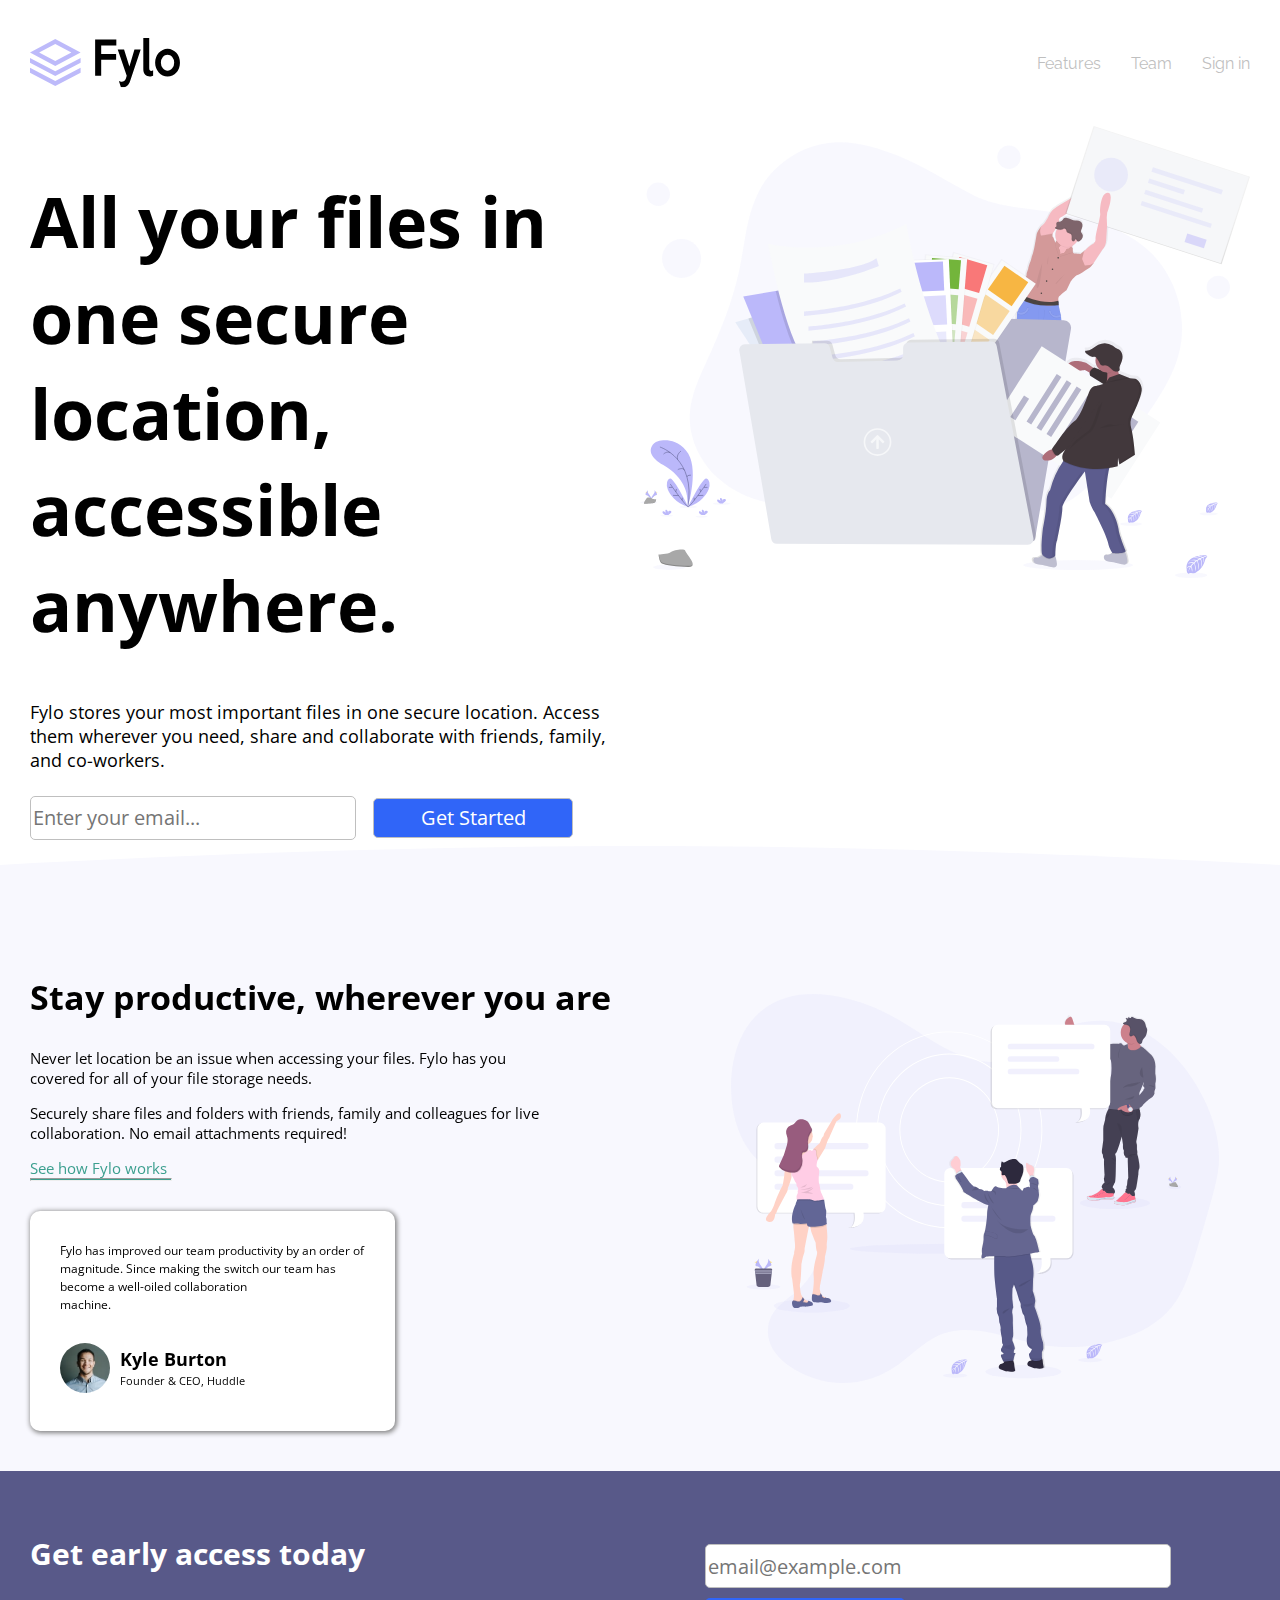
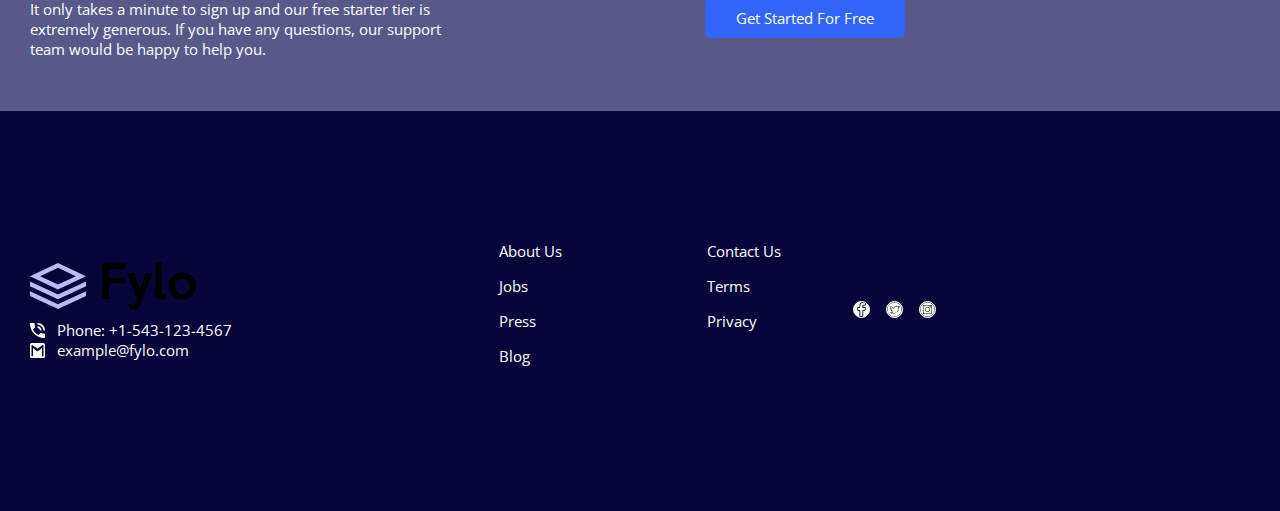
<file: index.html>
<!DOCTYPE html>
<html lang="en">

<head>
    <meta charset="UTF-8">
    <meta name="viewport" content="width=device-width, initial-scale=1.0">
    <title>Fylo</title>
    <link rel="icon" href="images/favicon-32x32.png" type="image/png" />
    <link href="https://fonts.googleapis.com/css2?family=Open+Sans&family=Raleway:wght@400;700&display=swap"
        rel="stylesheet">
    <link rel="stylesheet" href="css/main.css">
</head>

<body>

    <header class="menu">
        <!-- MENU DE NAVEGACIÓN PRINCIPAL -->
        <img src="images/logo.svg" alt="">

        <nav class="nav-rigth-section">
            <ul>
                <li><a href="#">Features</a></li>
                <li><a href="#">Team</a></li>
                <li><a href="#">Sign in</a></li>
            </ul>
        </nav>

    </header>
    <!-- FIN MENU DE NAVEGACIÓN PRINCIPAL -->


    <!-- INICIO DE HERO -->
    <section class="hero">
        <section class="hero-left">
            <div class="hero-titulo">
                <h1>All your files in one secure location, accessible anywhere.</h1>
            </div>
            <div class="hero-parrafo">
                <p>
                    Fylo stores your most important files in one secure location.
                    Access them wherever you need, share and collaborate with friends,
                    family, and co-workers.
                </p>
            </div>

            <section class="hero-input">
                <div class="hero-container-input">
                    <input type="text" placeholder="Enter your email...">
                </div>
                
                <div class="hero-boton">
                    <button>Get Started</button>
                </div>
             
            </section>
        </section>  

        <section class="hero-right">
            <img src="images/illustration-1.svg" alt="">
        </section>
    </section>
    <!-- FIN DE HERO -->

    <!-- INICIO CONTENIDO STAY PRODCUTIVE -->
  <section class="productividad-container">
        <section class="productividad-left">
            <div>
                <h2>Stay productive, wherever you are</h2>
                <p>
                    Never let location be an issue when accessing your files. Fylo has you
                    covered for all of your file storage needs.
                </p>
                <p> Securely share files and folders with friends, family and colleagues for
                    live collaboration. No email attachments required!</p>
                <a href="#"> See how Fylo works</a>
                <hr>
            </div>

            <div class="container-testimonio">
                
                <p class="testimonio-parrafo">                   
                    Fylo has improved our team productivity by an order of magnitude. Since
                    making the switch our team has become a well-oiled collaboration machine.

                </p>
                <div class="testimonio-imagen">
                    <img src="images/avatar-testimonial.jpg" alt="">
                    <div class="testimonio-texto">
                        <h3>Kyle Burton</h3>
                        <span>Founder & CEO, Huddle</span>
                    </div>
                </div>
            </div>

        </section>

        <div class="productividad-right">
            <img src="images/illustration-2.svg" alt="">
        </div>
    </section>

    <!-- FIN CONTENIDO STAY PRODCUTIVE -->

    <!-- INICIO Get early access today -->
    <section class="early">
        <section class="early-left"> 
            <div class="early-titulo">
                <h2>Get early access today</h2>
            </div>
            <div class="early-parrafo">
                <p>It only takes a minute to sign up and our free starter tier is extremely generous.
                    If you have any questions, our support team would be happy to help you.</p>
            </div>
        </section>

        <section class="early-right">
            <div class="early-input">
                <input type="text" placeholder="email@example.com"> 
            </div>
            <div class="early-button">
                <button>Get Started For Free</button>
            </div>
        </section>
    </section>

    <!-- FIN Get early access today-->

    <footer class="container-footer">
        <div class="footer-left">
            <picture>
                <img src="images/logo.svg" alt="">
            </picture>  

            <div class="footer-left-icon-phone">
                <img src="images/icon-phone.svg" alt="">
                <p>Phone: +1-543-123-4567</p>
            </div>

            <div class="footer-left-icon-mail">
                <img src="images/icon-email.svg" alt="">
                <p>example@fylo.com</p>
            </div>
        </div>

        <div class="footer-center"> 
            <ul class="footer-center-lista">
                <li><a href=""> About Us</a></li>
                <li><a href=""> Jobs</a></li>
                <li><a href=""> Press</a></li>
                <li><a href=""> Blog</a></li>
            </ul>

            <ul class="footer-center-lista">
                <li><a href="">Contact Us</a></li>
                <li><a href="">Terms</a></li>
                <li><a href=""> Privacy</a></li>
            </ul>
        </div>

        <div class="footer-right">
            <img src="images/facebook.svg" alt="">
            <img src="images/twitter.svg" alt="">
            <img src="images/instagram.svg" alt="">
        </div>
    </footer>


</body>

</html>
</file>
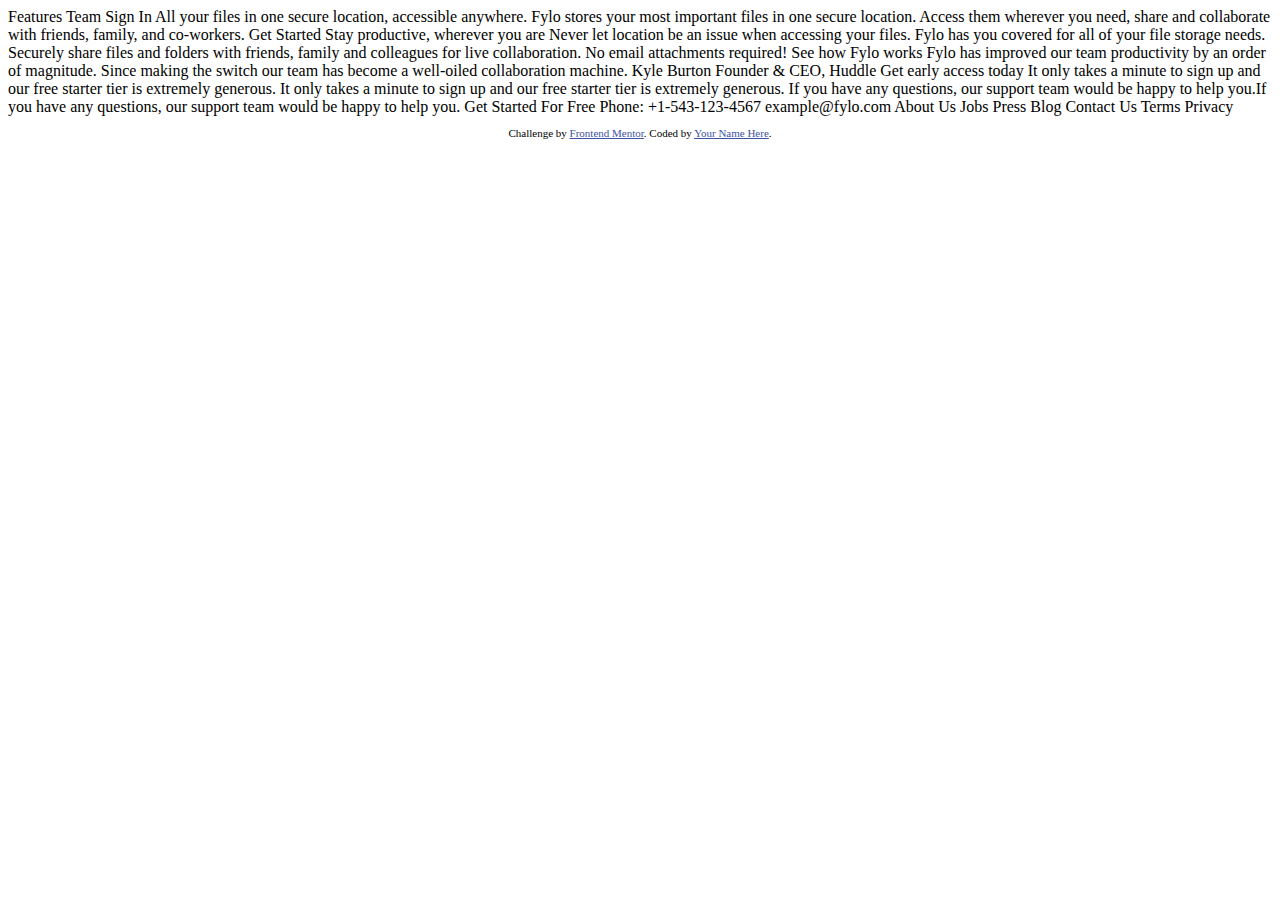
<file: Landing/index.html>
<!DOCTYPE html>
<html lang="en">
<head>
  <meta charset="UTF-8">
  <meta name="viewport" content="width=device-width, initial-scale=1.0"> <!-- displays site properly based on user's device -->

  <link rel="icon" type="image/png" sizes="32x32" href="./images/favicon-32x32.png">
  
  <title>Frontend Mentor | Fylo landing page with two column layout</title>

  <!-- Feel free to remove these styles or customise in your own stylesheet 👍 -->
  <style>
    .attribution { font-size: 11px; text-align: center; }
    .attribution a { color: hsl(228, 45%, 44%); }
  </style>
</head>
<body>

  Features
  Team
  Sign In

  All your files in one secure location, accessible anywhere.

  Fylo stores your most important files in one secure location. 
  Access them wherever you need, share and collaborate with friends, 
  family, and co-workers.

  Get Started

  Stay productive, wherever you are

  Never let location be an issue when accessing your files. Fylo has you 
  covered for all of your file storage needs.

  Securely share files and folders with friends, family and colleagues for 
  live collaboration. No email attachments required!

  See how Fylo works

  Fylo has improved our team productivity by an order of magnitude. Since 
  making the switch our team has become a well-oiled collaboration machine.

  Kyle Burton
  Founder & CEO, Huddle

  Get early access today

  It only takes a minute to sign up and our free starter tier is extremely generous. 
  It only takes a minute to sign up and our free starter tier is extremely generous. 
  If you have any questions, our support team would be happy to help you.If you have any questions, our support team would be happy to help you.

  Get Started For Free

  Phone: +1-543-123-4567
  example@fylo.com

  About Us
  Jobs
  Press
  Blog

  Contact Us
  Terms
  Privacy

  <footer>
    <p class="attribution">
      Challenge by <a href="https://www.frontendmentor.io?ref=challenge" target="_blank">Frontend Mentor</a>. 
      Coded by <a href="#">Your Name Here</a>.
    </p>
  </footer>
</body>
</html>
</file>
<file: css/main.css>
body{
    margin: 0;
    padding: 0;
    font-size: 13;
    /*font-family: 'Open Sans', sans-serif;*/    
}

.menu{
    max-width: 100%;    
    height: 66px;
    padding: 30px;
    background-color: white;
    position: sticky;
    top: 0;    
    display: flex;  
    justify-content: space-between;
    align-items: center;       
}

.menu img{    
    width: 150px;
    height: 50px;
}

.menu .nav-rigth-section ul{    
    display: flex;
    list-style: none;
    justify-content: center;
    align-items: center; 
    font-family: Raleway;
}

.menu .nav-rigth-section a{
    text-decoration: none;
    color: hsl(0, 0%, 75%);
    margin-left: 30px;       
}

.hero{    
    display: flex; 
    margin: 0 30px;        
}

.hero .hero-left{    
    width: 50%;    
}

.hero .hero-left .hero-titulo{    
    font-family: 'Open Sans';
    font-size: 35px;
}

.hero-left .hero-parrafo p{    
    font-family: 'Open Sans';
    font-size: 18px;
}

.hero .hero-input{
    display: flex; 
    width: 100%;
    height: 56px;
    align-items: center;
}

.hero .hero-container-input input{
    width: 320px;
    height: 40px;    
    border-radius: 5px;
    border: .1px solid  hsl(0, 0%, 75%);
    outline: none;
    font-size: 20px;
    font-family: 'Open Sans';
}

.hero .hero-boton button{
    width: 200px;
    height: 40px;
    margin-left: 17px;
    border-radius: 5px;
    border: .1px solid  hsl(0, 0%, 75%);
    outline: none;
    font-size: 20px;
    font-family: 'Open Sans';
    background-color: hsl(224, 93%, 58%);
    color: white;
    cursor: pointer;
}

.hero .hero-right{    
    width: 50%;     
}

.hero .hero-right img{    
    width: 100%;
    height: auto;    
}

.productividad-container{
    display: flex;
    width: 100%;
    background-image: url('../images/bg-curve-desktop.svg');      
    background-position: center;
    background-repeat: no-repeat;
    background-size: cover;
    position: relative; 
}

.productividad-container .productividad-left{
    width: 50%;        
    justify-content: center;
    align-items: center;
    margin: 100px 0px 40px 30px;   
    
}

.productividad-container .productividad-left h2{
    font-family: 'Open Sans';
    font-size: 34px;
}

.productividad-container .productividad-left p{
    font-family: 'Open Sans';
    font-size: 15px;
    padding: 0 100px 0 0;
    justify-items: flex-start;
    
}

.productividad-container .productividad-left a{
    font-family: 'Open Sans';
    font-size: 15px;    
    justify-items: flex-start;
    text-decoration: none;
    color: hsl(170, 45%, 43%);        
}

.productividad-container .productividad-left hr{
    width: 23%;
    height: 1px;
    background-color: hsl(170, 45%, 43%);   
    margin: 0 0 30px 0;     
}

.productividad-container .container-testimonio{
    
    background-color: white;
    width: 50%; 
    height: 160px;
    padding: 30px;
    border-radius: 10px;
    box-shadow:  1px 1px 5px 1px grey;    
}

.productividad-container .container-testimonio .testimonio-parrafo{
    display: inline;
    font-family: 'Open Sans';
    font-size: 12px;       
}

.productividad-container .testimonio-imagen {
    display: flex;
    align-items: center;    
    margin-top: 30px;    
}

.productividad-container .testimonio-imagen img{
    width: 50px;
    height: 50px;
    border-radius: 100%;
   
}

.productividad-container .testimonio-texto{
    margin-left: 10px;
}

.productividad-container .testimonio-texto h3{
    margin: 0;
    font-family: 'Open Sans';
    font-size: 18px;     
}

.productividad-container .testimonio-texto span{    
    font-family: 'Open Sans';
    font-size: 11px;     
}


.productividad-container .productividad-right{
    width: 50%;    
    display: flex;
    justify-content: center;
    align-items: center;
    margin: 100px 0px 40px 30px;
}

.productividad-container .productividad-right img{
    width: 80%;
    height: 80%;  
}

.early{
    background-color: hsl(238, 22%, 44%);
    width: 100%;
    height: 15rem;
    display: flex;    
}

.early .early-left{
    width: 50%;
    align-self: center;
    margin-left: 30px;
    padding: 0 100px 0 0;
}

.early .early-left .early-titulo{
    font-family: 'Open Sans';
    font-size: 20px;
    color: white;
}

.early .early-left .early-parrafo{
    font-family: 'Open Sans';
    font-size: 15px;
    color: white;
    padding-right: 140px;
}

.early .early-right{
    width: 50%;
    align-self: center;    
}

.early .early-input input{    
    width: 80%;
    height: 40px;    
    border-radius: 5px;
    border: .1px solid  hsl(0, 0%, 75%);
    outline: none;
    font-size: 20px;
    font-family: 'Open Sans';
    margin-bottom: 10px;
}

.early .early-button button{
    width: 200px;
    height: 40px;    
    border-radius: 5px;
    border: none;
    outline: none;
    font-size: 15px;
    font-family: 'Open Sans';
    background-color: hsl(224, 93%, 58%);
    color: white;
    cursor: pointer;
}

.container-footer{
    background-color: hsl(243, 87%, 12%);        
    width: 100%; 
    height: 25rem;
    position: absolute;
    display: grid;
    grid-template-columns: 1fr 1fr 1fr;
    align-items: center;
    font-size: 15px;
    font-family: 'Open Sans';
}

.container-footer .footer-left{    
    color: white;  
    padding: 30px;  
}

.container-footer .footer-left picture img{     
    margin-bottom: 5px;    
}

.container-footer .footer-left .footer-left-icon-phone{         
    display: flex;    
    align-items: center;    
}

.container-footer .footer-left .footer-left-icon-phone img{          
    width: 15px;
    height: 15px;    
}

.container-footer .footer-left .footer-left-icon-phone p{          
    margin: 0 0 0 12px;
}

.container-footer .footer-left .footer-left-icon-mail{         
    display: flex;
    align-items: center;    
}

.container-footer .footer-left .footer-left-icon-mail img{          
    width: 15px;
    height: 15px;    
}

.container-footer .footer-left .footer-left-icon-mail p{
    margin: 0 0 0 12px;
}

.container-footer .footer-center{    
    display: flex;
    justify-content: space-around;    
}

.container-footer .footer-center .footer-center-lista{  
    padding-left: 0;
}

.container-footer .footer-center .footer-center-lista li{    
    list-style: none;
    margin-bottom: 15px;     
}

.container-footer .footer-center .footer-center-lista li a{    
    text-decoration: none;
    color: white;    
}


.container-footer .footer-right img{
    border: 1px solid white;   
    width: 15px;
    height: 15px;
    background-color: white;
    border-radius: 100%;
    margin-right: 12px;
    text-align: center;
}
</file>
